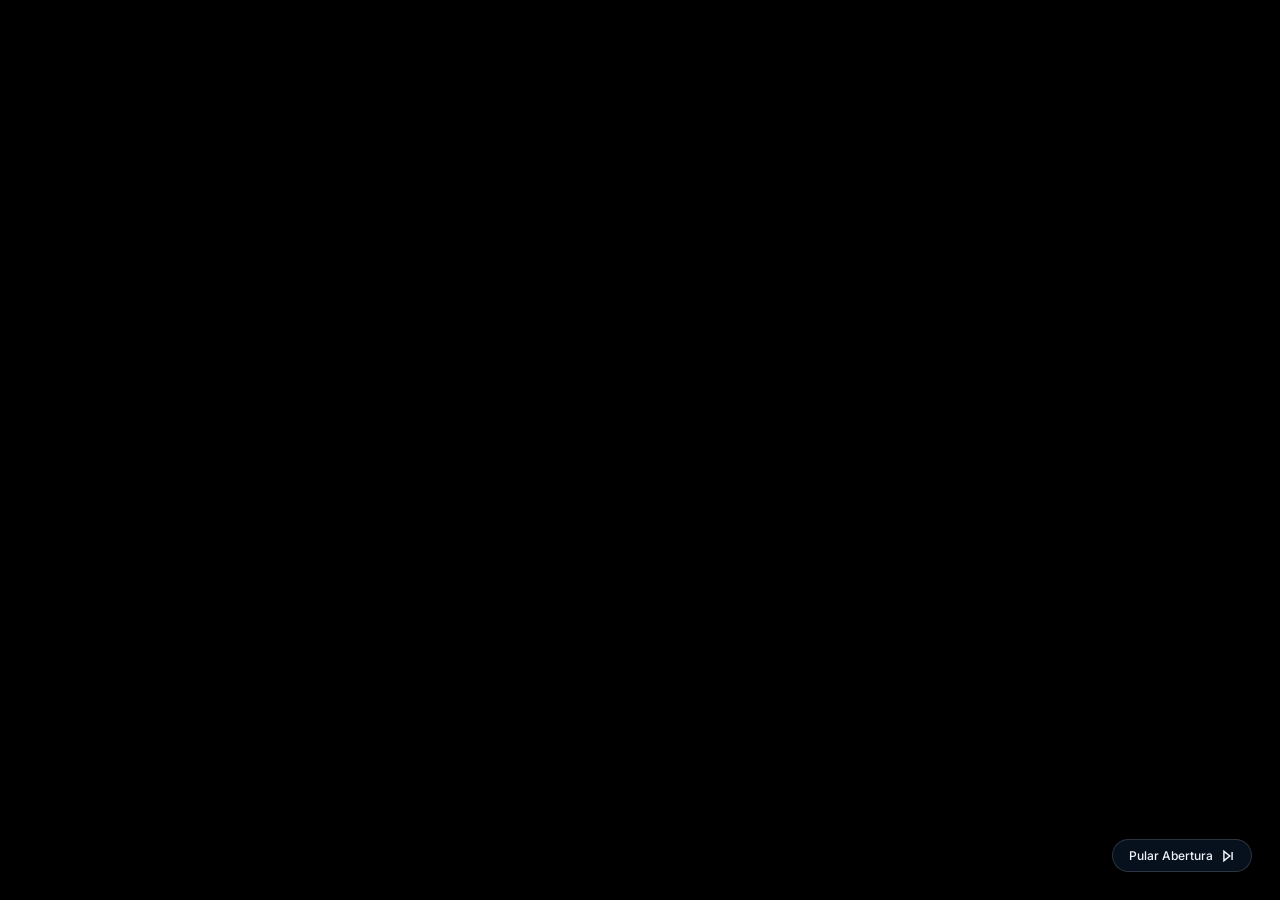
<file: index.html>
<!DOCTYPE html>
<html lang="pt-BR">
<head>
  <meta charset="UTF-8">
  <meta name="viewport" content="width=device-width, initial-scale=1.0">
  <title>Portal de Resultados e Indicadores · SUBINOVA</title>
  <link rel="icon" href="data:image/svg+xml,<svg xmlns='http://www.w3.org/2000/svg' viewBox='0 0 24 24' fill='%230284c7'><path d='M3 13h8V3H3v10zm0 8h8v-6H3v6zm10 0h8V11h-8v10zm0-18v6h8V3h-8z'/></svg>">
  <link rel="stylesheet" href="styles.css">
  <link rel="preconnect" href="https://fonts.googleapis.com">
  <link rel="preconnect" href="https://fonts.gstatic.com" crossorigin>
  <link href="https://fonts.googleapis.com/css2?family=Inter:wght@400;500;600;700;800&display=swap" rel="stylesheet">
</head>
<body>

  <!-- ==================== CAMADA DE FUNDO: POWER BI ==================== -->
  <!-- Carrega no fundo desde o primeiro segundo -->
  <div id="pbi-layer" class="pbi-layer">
    <div id="pbi-loading" class="pbi-loading">
      <div class="pbi-spinner"></div>
      <p>Carregando Painel Power BI...</p>
    </div>
    <iframe 
      id="pbi-iframe"
      title="Painel de Resultados Power BI"
      src="about:blank"
      frameborder="0" 
      allowFullScreen="true"
    ></iframe>
    <!-- Watermark Dinâmica Anti-Vazamento (Anti-Print / Anti-Foto) -->
    <div id="pbi-watermark" class="pbi-watermark"></div>
    <!-- Botão de Apresentação em Tela Cheia -->
    <button id="btn-fullscreen-toggle" class="btn-fullscreen-toggle" title="Alternar Tela Cheia / Modo Apresentação">
      <svg width="15" height="15" viewBox="0 0 24 24" fill="none" stroke="currentColor" stroke-width="2">
        <path d="M8 3H5a2 2 0 0 0-2 2v3m18 0V5a2 2 0 0 0-2-2h-3m0 18h3a2 2 0 0 0 2-2v-3M3 16v3a2 2 0 0 0 2 2h3"/>
      </svg>
      <span>Tela Cheia</span>
    </button>
  </div>

  <!-- ==================== CAMADA EM TELA TODA: VÍDEO DE LOAD (4 SEGUNDOS) ==================== -->
  <video 
    id="bg-video" 
    class="fullscreen-video"
    autoplay 
    muted 
    playsinline 
    preload="auto"
  >
    <source src="videoResultados.mp4" type="video/mp4">
  </video>

  <!-- Botão Pular Abertura -->
  <button id="btn-skip-video" class="btn-skip-video" title="Pular vídeo e acessar diretamente com senha">
    <span>Pular Abertura</span>
    <svg width="14" height="14" viewBox="0 0 24 24" fill="none" stroke="currentColor" stroke-width="2.5">
      <polygon points="5 4 15 12 5 20 5 4"/>
      <line x1="19" y1="5" x2="19" y2="19"/>
    </svg>
  </button>

  <!-- ==================== MODAL DE AUTENTICAÇÃO (SURGE APÓS OS ~4S DO LOAD) ==================== -->
  <div id="auth-modal" class="auth-backdrop hidden">
    <div class="auth-card">
      <div class="auth-badge">
        <svg width="14" height="14" viewBox="0 0 24 24" fill="none" stroke="currentColor" stroke-width="2.5">
          <rect x="3" y="11" width="18" height="11" rx="2" ry="2"/>
          <path d="M7 11V7a5 5 0 0 1 10 0v4"/>
        </svg>
        <span>ACESSO AO PAINEL INTERATIVO</span>
      </div>

      <!-- Banner de Comunicados (ativado pelo Administrador) -->
      <div id="auth-banner" class="auth-banner hidden">
        <svg width="16" height="16" viewBox="0 0 24 24" fill="none" stroke="currentColor" stroke-width="2">
          <path d="M18 8A6 6 0 0 0 6 8c0 7-3 9-3 9h18s-3-2-3-9"/>
          <path d="M13.73 21a2 2 0 0 1-3.46 0"/>
        </svg>
        <span id="auth-banner-text"></span>
      </div>

      <div id="maintenance-notice" class="maintenance-notice hidden" role="status">
        <h1>Painel em manutenção</h1>
        <p id="maintenance-message">Painel temporariamente indisponível para atualização.</p>
      </div>

      <div class="auth-header">
        <h1>Autenticação de Segurança</h1>
        <p>Digite a senha para acessar o painel de resultados:</p>
      </div>

      <form id="auth-form" autocomplete="off" onsubmit="return false;">
        <div class="input-group">
          <label for="password-input">Chave de Acesso</label>
          <div class="input-wrapper">
            <svg class="input-icon" width="16" height="16" viewBox="0 0 24 24" fill="none" stroke="currentColor" stroke-width="2">
              <rect x="3" y="11" width="18" height="11" rx="2" ry="2"/>
              <path d="M7 11V7a5 5 0 0 1 10 0v4"/>
            </svg>
            <input 
              type="password" 
              id="password-input" 
              placeholder="Digite a senha..." 
              required
              autofocus
            >
            <button type="button" id="btn-toggle-eye" class="icon-eye" title="Mostrar/Ocultar Senha">
              <svg width="16" height="16" viewBox="0 0 24 24" fill="none" stroke="currentColor" stroke-width="2">
                <path d="M1 12s4-8 11-8 11 8 11 8-4 8-11 8-11-8-11-8z"/>
                <circle cx="12" cy="12" r="3"/>
              </svg>
            </button>
          </div>
          <div id="auth-error" class="error-msg">
            <svg width="14" height="14" viewBox="0 0 24 24" fill="none" stroke="currentColor" stroke-width="2.2">
              <circle cx="12" cy="12" r="10"/>
              <line x1="12" y1="8" x2="12" y2="12"/>
              <line x1="12" y1="16" x2="12.01" y2="16"/>
            </svg>
            <span id="auth-error-text">Senha incorreta. Tente novamente.</span>
          </div>
          <button type="submit" id="btn-auth-submit" class="btn-auth-submit">Acessar Painel</button>
        </div>

      </form>

      <div class="auth-footer">
        <span class="security-tag" title="Ao acessar, dados técnicos de conexão (IP e navegador) são registrados para segurança e auditoria (LGPD).">
          <svg width="12" height="12" viewBox="0 0 24 24" fill="none" stroke="#10b981" stroke-width="2.2">
            <path d="M12 22s8-4 8-10V5l-8-3-8 3v7c0 6 8 10 8 10z"/>
          </svg>
          Acesso criptografado e auditado (LGPD)
        </span>
        <a href="admin.html" class="admin-discrete-link" title="Painel Administrativo (Ctrl+Shift+A)">
          <svg width="13" height="13" viewBox="0 0 24 24" fill="none" stroke="currentColor" stroke-width="2">
            <circle cx="12" cy="12" r="3"/>
            <path d="M19.4 15a1.65 1.65 0 0 0 .33 1.82l.06.06a2 2 0 0 1 0 2.83 2 2 0 0 1-2.83 0l-.06-.06a1.65 1.65 0 0 0-1.82-.33 1.65 1.65 0 0 0-1 1.51V21a2 2 0 0 1-2 2 2 2 0 0 1-2-2v-.09A1.65 1.65 0 0 0 9 19.4a1.65 1.65 0 0 0-1.82.33l-.06.06a2 2 0 0 1-2.83 0 2 2 0 0 1 0-2.83l.06-.06a1.65 1.65 0 0 0 .33-1.82 1.65 1.65 0 0 0-1.51-1H3a2 2 0 0 1-2-2 2 2 0 0 1 2-2h.09A1.65 1.65 0 0 0 4.6 9a1.65 1.65 0 0 0-.33-1.82l-.06-.06a2 2 0 0 1 0-2.83 2 2 0 0 1 2.83 0l.06.06a1.65 1.65 0 0 0 1.82.33H9a1.65 1.65 0 0 0 1-1.51V3a2 2 0 0 1 2-2 2 2 0 0 1 2 2v.09a1.65 1.65 0 0 0 1 1.51 1.65 1.65 0 0 0 1.82-.33l.06-.06a2 2 0 0 1 2.83 0 2 2 0 0 1 0 2.83l-.06.06a1.65 1.65 0 0 0-.33 1.82V9a1.65 1.65 0 0 0 1.51 1H21a2 2 0 0 1 2 2 2 2 0 0 1-2 2h-.09a1.65 1.65 0 0 0-1.51 1z"/>
          </svg>
          ADM
        </a>
      </div>
    </div>
  </div>

  <!-- ==================== MODAL DE RENOVAÇÃO DE SESSÃO (5 MINUTOS) ==================== -->
  <div id="session-renew-modal" class="auth-backdrop hidden">
    <div class="auth-card session-renew-card">
      <div class="auth-badge warn">
        <svg width="14" height="14" viewBox="0 0 24 24" fill="none" stroke="currentColor" stroke-width="2.5">
          <circle cx="12" cy="12" r="10"/>
          <polyline points="12 6 12 12 16 14"/>
        </svg>
        <span>EXPIRAÇÃO DE SESSÃO</span>
      </div>

      <div class="auth-header">
        <h1>Sua Sessão Está Expirando</h1>
        <p>Por medidas de segurança, a visualização requer confirmação periódica.</p>
        <div class="session-countdown-box">
          Desconexão em: <b id="renew-countdown-timer">45s</b>
        </div>
      </div>

      <form id="renew-form" autocomplete="off" onsubmit="return false;">
        <div class="input-group">
          <label for="renew-password-input">Insira sua senha para permanecer conectado</label>
          <div class="input-wrapper">
            <svg class="input-icon" width="16" height="16" viewBox="0 0 24 24" fill="none" stroke="currentColor" stroke-width="2">
              <rect x="3" y="11" width="18" height="11" rx="2" ry="2"/>
              <path d="M7 11V7a5 5 0 0 1 10 0v4"/>
            </svg>
            <input 
              type="password" 
              id="renew-password-input" 
              placeholder="Digite sua senha..." 
              required
            >
          </div>
          <div id="renew-error" class="error-msg">
            <svg width="14" height="14" viewBox="0 0 24 24" fill="none" stroke="currentColor" stroke-width="2.2">
              <circle cx="12" cy="12" r="10"/>
              <line x1="12" y1="8" x2="12" y2="12"/>
              <line x1="12" y1="16" x2="12.01" y2="16"/>
            </svg>
            <span id="renew-error-text">Senha incorreta.</span>
          </div>
          <div class="renew-actions">
            <button type="submit" id="btn-renew-submit" class="btn-auth-submit">Permanecer Conectado</button>
            <button type="button" id="btn-renew-logout" class="btn-renew-exit">Sair Agora</button>
          </div>
        </div>
      </form>
    </div>
  </div>

  <!-- ==================== ALERTA DE SEGURANÇA (DEVTOOLS DETECTADO) ==================== -->
  <div id="security-alert-modal" class="security-alert-backdrop hidden">
    <div class="security-alert-card">
      <div class="security-alert-icon">
        <svg width="28" height="28" viewBox="0 0 24 24" fill="none" stroke="currentColor" stroke-width="2.2">
          <path d="M12 22s8-4 8-10V5l-8-3-8 3v7c0 6 8 10 8 10z"/>
          <line x1="12" y1="8" x2="12" y2="12"/>
          <line x1="12" y1="16" x2="12.01" y2="16"/>
        </svg>
      </div>
      <h2>Inspeção de Código Detectada</h2>
      <p>Por políticas de segurança e confidencialidade dos dados, a exibição do painel interativo foi imediatamente descarregada.</p>
      <button type="button" id="btn-security-reload" class="btn-security-reload">
        <svg width="15" height="15" viewBox="0 0 24 24" fill="none" stroke="currentColor" stroke-width="2">
          <polyline points="23 4 23 10 17 10"/>
          <polyline points="1 20 1 14 7 14"/>
          <path d="M3.51 9a9 9 0 0 1 14.85-3.36L23 10M1 14l4.64 4.36A9 9 0 0 0 20.49 15"/>
        </svg>
        <span>Recarregar Portal</span>
      </button>
    </div>
  </div>

  <script src="config.js?v=3.5.2"></script>
  <script src="app.js?v=3.5.2"></script>
</body>
</html>
</file>
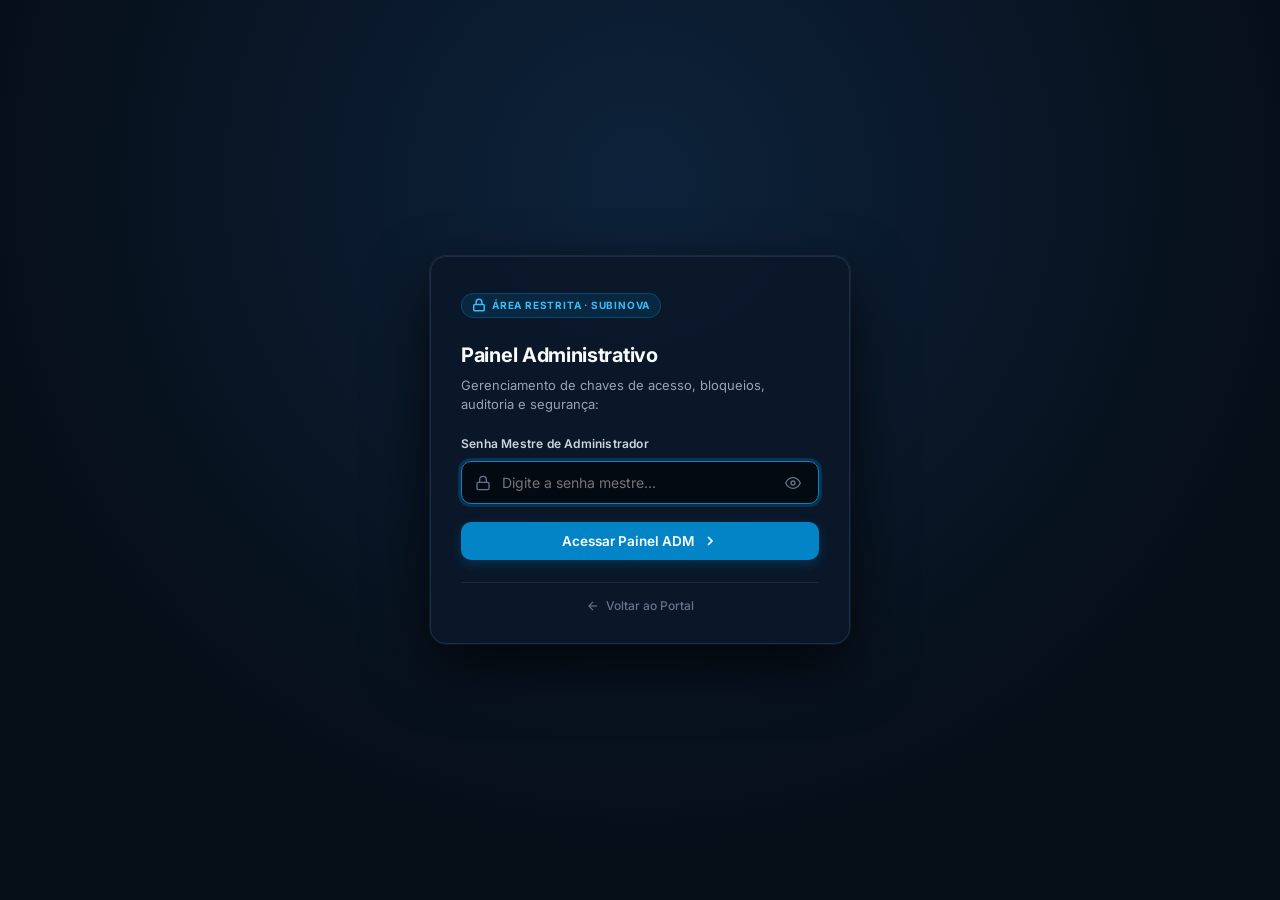
<file: admin.html>
<!DOCTYPE html>
<html lang="pt-BR">
<head>
  <meta charset="UTF-8">
  <meta name="viewport" content="width=device-width, initial-scale=1.0">
  <title>Administração de Chaves & Auditoria · SUBINOVA</title>
  <link rel="icon" href="data:image/svg+xml,<svg xmlns='http://www.w3.org/2000/svg' viewBox='0 0 24 24' fill='%230284c7'><path d='M12 1L3 5v6c0 5.55 3.84 10.74 9 12 5.16-1.26 9-6.45 9-12V5l-9-4zm0 6c1.4 0 2.5 1.1 2.5 2.5 0 .7-.3 1.3-.8 1.8l1.3 4.2h-6l1.3-4.2c-.5-.5-.8-1.1-.8-1.8 0-1.4 1.1-2.5 2.5-2.5z'/></svg>">
  <link rel="stylesheet" href="admin.css?v=2.2.0">
  <link rel="preconnect" href="https://fonts.googleapis.com">
  <link rel="preconnect" href="https://fonts.gstatic.com" crossorigin>
  <link href="https://fonts.googleapis.com/css2?family=Inter:wght@400;500;600;700;800&display=swap" rel="stylesheet">
</head>
<body>

  <!-- ==================== TELA 1: LOGIN DO ADMINISTRADOR ==================== -->
  <div id="admin-login-screen" class="login-wrapper">
    <div class="login-card">
      <div class="login-badge">
        <svg width="14" height="14" viewBox="0 0 24 24" fill="none" stroke="currentColor" stroke-width="2.5">
          <rect x="3" y="11" width="18" height="11" rx="2" ry="2"/>
          <path d="M7 11V7a5 5 0 0 1 10 0v4"/>
        </svg>
        <span>ÁREA RESTRITA · SUBINOVA</span>
      </div>

      <div class="login-header">
        <h1>Painel Administrativo</h1>
        <p>Gerenciamento de chaves de acesso, bloqueios, auditoria e segurança:</p>
      </div>

      <form id="admin-login-form" autocomplete="off" onsubmit="return false;">
        <div class="input-group">
          <label for="admin-pass">Senha Mestre de Administrador</label>
          <div class="input-wrapper">
            <svg class="input-icon" width="16" height="16" viewBox="0 0 24 24" fill="none" stroke="currentColor" stroke-width="2">
              <rect x="3" y="11" width="18" height="11" rx="2" ry="2"/>
              <path d="M7 11V7a5 5 0 0 1 10 0v4"/>
            </svg>
            <input 
              type="password" 
              id="admin-pass" 
              placeholder="Digite a senha mestre..." 
              required
              autofocus
            >
            <button type="button" id="admin-toggle-eye" class="icon-eye" title="Mostrar/Ocultar Senha">
              <svg width="16" height="16" viewBox="0 0 24 24" fill="none" stroke="currentColor" stroke-width="2">
                <path d="M1 12s4-8 11-8 11 8 11 8-4 8-11 8-11-8-11-8z"/>
                <circle cx="12" cy="12" r="3"/>
              </svg>
            </button>
          </div>
          <div id="admin-login-error" class="error-msg">
            <svg width="14" height="14" viewBox="0 0 24 24" fill="none" stroke="currentColor" stroke-width="2.2">
              <circle cx="12" cy="12" r="10"/>
              <line x1="12" y1="8" x2="12" y2="12"/>
              <line x1="12" y1="16" x2="12.01" y2="16"/>
            </svg>
            <span>Senha de administrador incorreta.</span>
          </div>
        </div>

        <button type="submit" id="btn-admin-enter" class="btn-primary">
          <span>Acessar Painel ADM</span>
          <svg width="16" height="16" viewBox="0 0 24 24" fill="none" stroke="currentColor" stroke-width="2.5">
            <polyline points="9 18 15 12 9 6"/>
          </svg>
        </button>
      </form>

      <div class="login-footer">
        <a href="index.html" class="link-back">
          <svg width="14" height="14" viewBox="0 0 24 24" fill="none" stroke="currentColor" stroke-width="2">
            <line x1="19" y1="12" x2="5" y2="12"/>
            <polyline points="12 19 5 12 12 5"/>
          </svg>
          <span>Voltar ao Portal</span>
        </a>
      </div>
    </div>
  </div>


  <!-- ==================== TELA 2: DASHBOARD ADMINISTRATIVO ==================== -->
  <div id="admin-dashboard-screen" class="dashboard-wrapper hidden">
    <!-- Topo / Header -->
    <header class="admin-header">
      <div class="admin-brand">
        <div class="brand-icon">
          <svg width="20" height="20" viewBox="0 0 24 24" fill="none" stroke="#38bdf8" stroke-width="2.2">
            <path d="M12 2L2 7l10 5 10-5-10-5zM2 17l10 5 10-5M2 12l10 5 10-5"/>
          </svg>
        </div>
        <div>
          <h2>SUBINOVA · Painel de Controle</h2>
          <span class="sub-brand">Gestão de Chaves, Auditoria de Acessos & Segurança</span>
        </div>
      </div>

      <div class="admin-nav-actions">
        <div id="sync-status-badge" class="sync-badge" title="Status da sincronização em nuvem">
          <span class="sync-dot"></span>
          <span id="sync-status-text">Modo Local</span>
        </div>

        <a href="index.html" target="_blank" class="btn-ghost">
          <svg width="14" height="14" viewBox="0 0 24 24" fill="none" stroke="currentColor" stroke-width="2">
            <path d="M18 13v6a2 2 0 0 1-2 2H5a2 2 0 0 1-2-2V8a2 2 0 0 1 2-2h6"/>
            <polyline points="15 3 21 3 21 9"/>
            <line x1="10" y1="14" x2="21" y2="3"/>
          </svg>
          <span>Abrir Portal</span>
        </a>

        <button id="btn-admin-logout" class="btn-danger-ghost">
          <svg width="14" height="14" viewBox="0 0 24 24" fill="none" stroke="currentColor" stroke-width="2">
            <path d="M9 21H5a2 2 0 0 1-2-2V5a2 2 0 0 1 2-2h4"/>
            <polyline points="16 17 21 12 16 7"/>
            <line x1="21" y1="12" x2="9" y2="12"/>
          </svg>
          <span>Sair</span>
        </button>
      </div>
    </header>

    <!-- Conteúdo Principal -->
    <main class="admin-main">
      <!-- Navegação por Abas -->
      <nav class="admin-tabs-nav">
        <button type="button" class="tab-btn active" data-tab="tab-keys">
          <svg width="15" height="15" viewBox="0 0 24 24" fill="none" stroke="currentColor" stroke-width="2">
            <path d="M21 2l-2 2m-1.5 1.5L16 7l-2-2-4 4 2 2-7 7H2v-3l7-7-2-2 4-4 1.5 1.5L19 4l2-2z"/>
          </svg>
          <span>Chaves de Acesso</span>
        </button>
        <button type="button" class="tab-btn" data-tab="tab-logs">
          <svg width="15" height="15" viewBox="0 0 24 24" fill="none" stroke="currentColor" stroke-width="2">
            <path d="M12 20h9"/>
            <path d="M16.5 3.5a2.121 2.121 0 0 1 3 3L7 19l-4 1 1-4L16.5 3.5z"/>
          </svg>
          <span>Logs de Acesso & IP</span>
          <span id="tab-logs-badge" class="tab-badge">0</span>
        </button>
        <button type="button" class="tab-btn" data-tab="tab-analytics">
          <svg width="15" height="15" viewBox="0 0 24 24" fill="none" stroke="currentColor" stroke-width="2">
            <line x1="18" y1="20" x2="18" y2="10"/>
            <line x1="12" y1="20" x2="12" y2="4"/>
            <line x1="6" y1="20" x2="6" y2="14"/>
          </svg>
          <span>Estatísticas & Cidades</span>
        </button>
        <button type="button" class="tab-btn" data-tab="tab-banner">
          <svg width="15" height="15" viewBox="0 0 24 24" fill="none" stroke="currentColor" stroke-width="2">
            <path d="M18 8A6 6 0 0 0 6 8c0 7-3 9-3 9h18s-3-2-3-9"/>
            <path d="M13.73 21a2 2 0 0 1-3.46 0"/>
          </svg>
          <span>Avisos / Comunicados</span>
        </button>
        <button type="button" class="tab-btn" data-tab="tab-whatsapp">
          <svg width="15" height="15" viewBox="0 0 24 24" fill="none" stroke="currentColor" stroke-width="2">
            <path d="M18 8A6 6 0 0 0 6 8c0 7-3 9-3 9h18s-3-2-3-9"/>
            <path d="M13.73 21a2 2 0 0 1-3.46 0"/>
          </svg>
          <span>Alertas no Celular</span>
        </button>
      </nav>

      <!-- ==================== ABA 1: CHAVES DE ACESSO ==================== -->
      <div id="tab-keys" class="tab-pane active">
        <!-- Barra de Estatísticas / KPIs -->
        <section class="kpi-grid">
          <div class="kpi-card">
            <span class="kpi-label">Total de Chaves</span>
            <b id="kpi-total-keys" class="kpi-value">0</b>
            <span class="kpi-sub">cadastradas no sistema</span>
          </div>

          <div class="kpi-card success">
            <span class="kpi-label">Chaves Ativas</span>
            <b id="kpi-active-keys" class="kpi-value">0</b>
            <span class="kpi-sub">com acesso liberado</span>
          </div>

          <div class="kpi-card danger">
            <span class="kpi-label">Chaves Bloqueadas</span>
            <b id="kpi-blocked-keys" class="kpi-value">0</b>
            <span class="kpi-sub">acesso revogado</span>
          </div>

          <div class="kpi-card alert">
            <div class="maintenance-header">
              <span class="kpi-label">Modo Manutenção Geral</span>
              <label class="switch">
                <input type="checkbox" id="chk-maintenance">
                <span class="slider"></span>
              </label>
            </div>
            <b id="kpi-maintenance-status" class="kpi-value-sm">Desativado</b>
            <span class="kpi-sub">bloqueia o site para todos os visitantes</span>
          </div>
        </section>

        <!-- Barra de Ações & Tabela -->
        <section class="table-section">
          <div class="table-toolbar">
            <div class="toolbar-left">
              <h3>Chaves de Acesso Cadastradas</h3>
              <p>Gerencie senhas, libere acessos, defina limites de uso ou prazos de expiração:</p>
            </div>

            <div class="toolbar-right">
              <button id="btn-open-new-key" class="btn-primary">
                <svg width="15" height="15" viewBox="0 0 24 24" fill="none" stroke="currentColor" stroke-width="2.5">
                  <line x1="12" y1="5" x2="12" y2="19"/>
                  <line x1="5" y1="12" x2="19" y2="12"/>
                </svg>
                <span>Criar Nova Chave</span>
              </button>

              <button id="btn-open-cloud-config" class="btn-secondary" title="Conectar ao Supabase para sincronização global">
                <svg width="15" height="15" viewBox="0 0 24 24" fill="none" stroke="currentColor" stroke-width="2">
                  <path d="M18 10h-1.26A8 8 0 1 0 9 20h9a5 5 0 0 0 0-10z"/>
                </svg>
                <span>Conexão em Nuvem</span>
              </button>

              <button id="btn-backup-db" class="btn-secondary" title="Baixar backup completo do banco de dados Supabase (Chaves, Logs e Configurações)">
                <svg width="15" height="15" viewBox="0 0 24 24" fill="none" stroke="currentColor" stroke-width="2">
                  <path d="M21 15v4a2 2 0 0 1-2 2H5a2 2 0 0 1-2-2v-4"/>
                  <polyline points="7 10 12 15 17 10"/>
                  <line x1="12" y1="15" x2="12" y2="3"/>
                </svg>
                <span>Backup BD</span>
              </button>

              <button id="btn-open-change-admin-pass" class="btn-secondary" title="Alterar senha mestre de administrador">
                <svg width="15" height="15" viewBox="0 0 24 24" fill="none" stroke="currentColor" stroke-width="2">
                  <circle cx="12" cy="12" r="3"/>
                  <path d="M19.4 15a1.65 1.65 0 0 0 .33 1.82l.06.06a2 2 0 0 1 0 2.83 2 2 0 0 1-2.83 0l-.06-.06a1.65 1.65 0 0 0-1.82-.33 1.65 1.65 0 0 0-1 1.51V21a2 2 0 0 1-2 2 2 2 0 0 1-2-2v-.09A1.65 1.65 0 0 0 9 19.4a1.65 1.65 0 0 0-1.82.33l-.06.06a2 2 0 0 1-2.83 0 2 2 0 0 1 0-2.83l.06-.06a1.65 1.65 0 0 0 .33-1.82 1.65 1.65 0 0 0-1.51-1H3a2 2 0 0 1-2-2 2 2 0 0 1 2-2h.09A1.65 1.65 0 0 0 4.6 9a1.65 1.65 0 0 0-.33-1.82l-.06-.06a2 2 0 0 1 0-2.83 2 2 0 0 1 2.83 0l.06.06a1.65 1.65 0 0 0 1.82.33H9a1.65 1.65 0 0 0 1-1.51V3a2 2 0 0 1 2-2 2 2 0 0 1 2 2v.09a1.65 1.65 0 0 0 1 1.51 1.65 1.65 0 0 0 1.82-.33l.06-.06a2 2 0 0 1 2.83 0 2 2 0 0 1 0 2.83l-.06.06a1.65 1.65 0 0 0-.33 1.82V9a1.65 1.65 0 0 0 1.51 1H21a2 2 0 0 1 2 2 2 2 0 0 1-2 2h-.09a1.65 1.65 0 0 0-1.51 1z"/>
                </svg>
                <span>Senha ADM</span>
              </button>
            </div>
          </div>

          <!-- Tabela de Chaves -->
          <div class="table-container">
            <table class="keys-table">
              <thead>
                <tr>
                  <th>SENHA / CHAVE</th>
                  <th>IDENTIFICADOR / GRUPO</th>
                  <th>CRIADA EM</th>
                  <th>VALIDADE / LIMITE</th>
                  <th>ÚLTIMO ACESSO</th>
                  <th>TOTAL USOS</th>
                  <th>STATUS</th>
                  <th style="text-align: right;">AÇÕES</th>
                </tr>
              </thead>
              <tbody id="keys-table-body">
                <!-- Linhas geradas via JavaScript -->
              </tbody>
            </table>
          </div>
        </section>
      </div>

      <!-- ==================== ABA 2: LOGS DE ACESSO & IP ==================== -->
      <div id="tab-logs" class="tab-pane hidden">
        <section class="table-section">
          <div class="table-toolbar">
            <div class="toolbar-left">
              <h3>Auditoria de Acessos em Tempo Real</h3>
              <p>Histórico completo de IPs, cidades, provedores, dispositivos e tentativas de login:</p>
            </div>

            <div class="toolbar-right">
              <div class="search-box">
                <svg width="14" height="14" viewBox="0 0 24 24" fill="none" stroke="currentColor" stroke-width="2">
                  <circle cx="11" cy="11" r="8"/>
                  <line x1="21" y1="21" x2="16.65" y2="16.65"/>
                </svg>
                <input type="text" id="log-search-input" placeholder="Buscar IP, cidade, chave...">
              </div>

              <select id="log-filter-status" class="filter-select">
                <option value="all">Todos os Status</option>
                <option value="success">Apenas Sucessos</option>
                <option value="failed">Apenas Falhas / Bloqueios</option>
              </select>

              <button id="btn-export-csv" class="btn-secondary" title="Exportar histórico completo para Excel (CSV)">
                <svg width="15" height="15" viewBox="0 0 24 24" fill="none" stroke="currentColor" stroke-width="2">
                  <path d="M21 15v4a2 2 0 0 1-2 2H5a2 2 0 0 1-2-2v-4"/>
                  <polyline points="7 10 12 15 17 10"/>
                  <line x1="12" y1="15" x2="12" y2="3"/>
                </svg>
                <span>Exportar CSV</span>
              </button>

              <button id="btn-refresh-logs" class="btn-primary" title="Atualizar lista de logs">
                <svg width="15" height="15" viewBox="0 0 24 24" fill="none" stroke="currentColor" stroke-width="2">
                  <polyline points="23 4 23 10 17 10"/>
                  <path d="M20.49 15a9 9 0 1 1-2.12-9.36L23 10"/>
                </svg>
                <span>Atualizar</span>
              </button>
            </div>
          </div>

          <!-- Tabela de Logs -->
          <div class="table-container">
            <table class="keys-table logs-table">
              <thead>
                <tr>
                  <th>DATA & HORA</th>
                  <th>CHAVE DIGITADA</th>
                  <th>STATUS</th>
                  <th>ENDEREÇO IP</th>
                  <th>LOCALIZAÇÃO (CIDADE/UF)</th>
                  <th>PROVEDOR / ISP</th>
                  <th>DISPOSITIVO / BROWSER</th>
                  <th>DETALHES</th>
                </tr>
              </thead>
              <tbody id="logs-table-body">
                <!-- Linhas geradas via JavaScript -->
              </tbody>
            </table>
          </div>
        </section>
      </div>

      <!-- ==================== ABA 3: ESTATÍSTICAS & CIDADES ==================== -->
      <div id="tab-analytics" class="tab-pane hidden">
        <!-- KPIs de Analytics -->
        <section class="analytics-kpi-grid">
          <div class="kpi-card">
            <span class="kpi-label">Total de Acessos Auditados</span>
            <b id="analytics-total-count" class="kpi-value">0</b>
            <span class="kpi-sub">registros capturados</span>
          </div>
          <div class="kpi-card success">
            <span class="kpi-label">Taxa de Sucesso</span>
            <b id="analytics-success-rate" class="kpi-value">100%</b>
            <span class="kpi-sub">logins bem-sucedidos</span>
          </div>
          <div class="kpi-card">
            <span class="kpi-label">Cidades Únicas</span>
            <b id="analytics-cities-count" class="kpi-value">0</b>
            <span class="kpi-sub">origens geográficas</span>
          </div>
          <div class="kpi-card alert">
            <span class="kpi-label">Tentativas Incorretas</span>
            <b id="analytics-failed-count" class="kpi-value">0</b>
            <span class="kpi-sub">senhas erradas ou bloqueadas</span>
          </div>
        </section>

        <!-- Grade de Gráficos -->
        <section class="analytics-charts-grid">
          <div class="chart-card">
            <div class="chart-header">
              <h4>📅 Acessos Diários (Últimos 7 dias)</h4>
              <span class="chart-sub">Volume de entradas no portal por dia</span>
            </div>
            <div id="chart-daily-bars" class="daily-bars-container">
              <!-- Barras geradas dinamicamente -->
            </div>
          </div>

          <div class="chart-card">
            <div class="chart-header">
              <h4>📍 Top Cidades com Mais Acessos</h4>
              <span class="chart-sub">Origem geográfica dos visitantes</span>
            </div>
            <div id="chart-top-cities" class="top-ranking-list">
              <!-- Itens de ranking gerados via JS -->
            </div>
          </div>

          <div class="chart-card">
            <div class="chart-header">
              <h4>💻 Plataformas & Dispositivos</h4>
              <span class="chart-sub">Sistemas operacionais e navegadores</span>
            </div>
            <div id="chart-devices-list" class="top-ranking-list">
              <!-- Itens de dispositivos -->
            </div>
          </div>

          <div class="chart-card">
            <div class="chart-header">
              <h4>🔑 Distribuição por Chave</h4>
              <span class="chart-sub">Senhas mais acionadas pelos usuários</span>
            </div>
            <div id="chart-top-keys" class="top-ranking-list">
              <!-- Itens de ranking -->
            </div>
          </div>
        </section>
      </div>

      <!-- ==================== ABA 4: AVISOS / COMUNICADOS ==================== -->
      <div id="tab-banner" class="tab-pane hidden">
        <section class="banner-settings-card">
          <div class="card-header-with-badge">
            <div>
              <h3>📢 Banner de Comunicados no Topo do Portal</h3>
              <p>Exiba mensagens de aviso, comunicados de atualização ou alertas no topo do portal para todos os visitantes:</p>
            </div>
            <div class="banner-switch-wrap">
              <span>Exibir banner no site:</span>
              <label class="switch">
                <input type="checkbox" id="chk-banner-active">
                <span class="slider"></span>
              </label>
            </div>
          </div>

          <form id="form-banner" autocomplete="off" onsubmit="return false;">
            <div class="form-group">
              <label for="banner-message-input">Mensagem do Comunicado</label>
              <textarea 
                id="banner-message-input" 
                rows="3" 
                placeholder="Ex: Atenção: Os dados referentes a Outubro já foram totalmente atualizados. Bom trabalho!"
              ></textarea>
              <small class="field-hint">Aparecerá com um ícone de megafone no topo da tela inicial.</small>
            </div>

            <div class="form-group">
              <label>Pré-visualização do Banner no Portal:</label>
              <div id="banner-live-preview" class="banner-preview-box">
                <svg width="18" height="18" viewBox="0 0 24 24" fill="none" stroke="currentColor" stroke-width="2">
                  <path d="M18 8A6 6 0 0 0 6 8c0 7-3 9-3 9h18s-3-2-3-9"/>
                  <path d="M13.73 21a2 2 0 0 1-3.46 0"/>
                </svg>
                <span id="banner-preview-text">Nenhum comunicado ativo no momento.</span>
              </div>
            </div>

            <div class="form-actions-right">
              <button type="submit" id="btn-save-banner" class="btn-primary">
                <svg width="15" height="15" viewBox="0 0 24 24" fill="none" stroke="currentColor" stroke-width="2">
                  <path d="M19 21H5a2 2 0 0 1-2-2V5a2 2 0 0 1 2-2h11l5 5v11a2 2 0 0 1-2 2z"/>
                  <polyline points="17 21 17 13 7 13 7 21"/>
                  <polyline points="7 3 7 8 15 8"/>
                </svg>
                <span>Salvar Comunicado</span>
              </button>
            </div>
          </form>
        </section>
      </div>

      <!-- ==================== ABA 5: ALERTAS NO CELULAR ==================== -->
      <div id="tab-whatsapp" class="tab-pane hidden">
        <section class="banner-config-section">
          <div class="banner-header">
            <div>
              <h3>Alertas Instantâneos no seu Celular</h3>
              <p>Receba uma notificação no seu celular no mesmo segundo em que alguém entrar no portal ou tiver acesso bloqueado.</p>
            </div>
            <span class="status-pill active" style="font-size:12px; padding:6px 12px;">
              <span style="width:7px;height:7px;border-radius:50%;background:currentColor;"></span>
              Canal de Push Conectado
            </span>
          </div>

          <!-- Card de Status do ntfy (Ativo) -->
          <div class="whatsapp-guide-card" style="background:rgba(56,189,248,0.08); border-color:rgba(56,189,248,0.3);">
            <div class="guide-step">
              <span class="step-num" style="background:#0284c7;">🔔</span>
              <div class="step-content">
                <b>Canal de Notificações Push Ativo (ntfy):</b>
                <p>Seu celular está inscrito no canal privado criptografado (<code style="background:#0b1d33; padding:2px 8px; border-radius:4px; color:#38bdf8;">•••••••••••••••••••</code>). Qualquer login no portal disparará alertas com som e vibração diretamente na sua tela.</p>
                <div style="display:flex; gap:10px; margin-top:10px; align-items:center;">
                  <button type="button" id="btn-test-ntfy" class="btn-primary" style="padding:7px 16px; font-size:12.5px;">
                    🧪 Testar Alerta no Celular Agora
                  </button>
                </div>
              </div>
            </div>
          </div>

          <!-- Configuração Opcional de WhatsApp (CallMeBot) -->
          <div style="margin-top:28px; border-top:1px solid var(--border); padding-top:20px;">
            <div style="display:flex; justify-content:space-between; align-items:center; margin-bottom:14px;">
              <div>
                <b style="color:#ffffff; font-size:14px;">WhatsApp (Canal Secundário Opcional)</b>
                <p style="color:#64748b; font-size:12px;">Você pode manter o WhatsApp configurado para receber também por lá caso deseje.</p>
              </div>
              <label class="toggle-switch-card">
                <input type="checkbox" id="chk-whatsapp-active">
                <span class="toggle-slider"></span>
                <span class="toggle-label-text">Ativar WhatsApp</span>
              </label>
            </div>

            <form id="form-whatsapp" autocomplete="off" onsubmit="return false;" class="banner-form">
              <div class="form-row-2">
                <div class="form-group">
                  <label for="wpp-phone-input">Seu Número com DDI e DDD</label>
                  <input type="text" id="wpp-phone-input" placeholder="Ex: 5531971840502" value="5531971840502">
                  <small class="field-hint">DDI do Brasil (55) + DDD (31) + 9 dígitos.</small>
                </div>

                <div class="form-group">
                  <label for="wpp-apikey-input">Chave API CallMeBot (Opcional)</label>
                  <input type="text" id="wpp-apikey-input" placeholder="Ex: 849201">
                  <small class="field-hint">Código numérico fornecido pelo CallMeBot.</small>
                </div>
              </div>

              <div class="banner-actions" style="margin-top:16px; display:flex; gap:12px; align-items:center;">
                <button type="submit" id="btn-save-whatsapp" class="btn-primary">
                  <span>Salvar Configurações</span>
                </button>
              </div>
            </form>
          </div>
        </section>
      </div>
    </main>
  </div>


  <!-- ==================== MODAL: CRIAR / EDITAR CHAVE ==================== -->
  <div id="modal-key" class="modal-backdrop hidden">
    <div class="modal-card">
      <div class="modal-header">
        <h3 id="modal-key-title">Criar Nova Chave de Acesso</h3>
        <button type="button" class="btn-close-modal" data-close="modal-key">✕</button>
      </div>

      <form id="form-key" autocomplete="off" onsubmit="return false;">
        <input type="hidden" id="key-edit-id" value="">

        <div class="form-group">
          <label for="key-input-val">Senha / Chave de Acesso</label>
          <div class="input-with-button">
            <input type="text" id="key-input-val" placeholder="Ex: @sede2026, @diretoria" required>
            <button type="button" id="btn-generate-key" class="btn-sm-secondary" title="Gerar chave aleatória forte">
              🎲 Gerar
            </button>
          </div>
          <small class="field-hint">O visitante digitará exatamente essa chave para entrar.</small>
        </div>

        <div class="form-group">
          <label for="key-input-label">Identificador / Destinatário</label>
          <input type="text" id="key-input-label" placeholder="Ex: Equipe Interna, Diretoria DPD, Reunião FAPEMIG" required>
          <small class="field-hint">Um nome para você saber para quem entregou essa senha.</small>
        </div>

        <div class="form-row-2">
          <div class="form-group">
            <label for="key-input-expire">Validade / Expiração (Opcional)</label>
            <input type="datetime-local" id="key-input-expire">
            <small class="field-hint">Deixe vazio para acesso vitalício.</small>
          </div>

          <div class="form-group">
            <label for="key-input-max-uses">Limite de Usos (Opcional)</label>
            <input type="number" id="key-input-max-uses" min="1" placeholder="Ex: 50">
            <small class="field-hint">Deixe vazio para ilimitado.</small>
          </div>
        </div>

        <div class="form-group checkbox-group">
          <label class="checkbox-label">
            <input type="checkbox" id="key-input-active" checked>
            <span>Liberar chave como <b>Ativa</b> imediatamente</span>
          </label>
        </div>

        <div class="form-group checkbox-group">
          <label class="checkbox-label">
            <input type="checkbox" id="key-input-unlimited-session">
            <span>👑 <b>Sessão Ilimitada</b> (Não desconectar a cada 5 min · Ex: Chefia/Diretoria)</span>
          </label>
        </div>

        <div class="modal-actions">
          <button type="button" class="btn-ghost" data-close="modal-key">Cancelar</button>
          <button type="submit" id="btn-save-key" class="btn-primary">Salvar Chave</button>
        </div>
      </form>
    </div>
  </div>


  <!-- ==================== MODAL: CONEXÃO EM NUVEM (SUPABASE) ==================== -->
  <div id="modal-cloud" class="modal-backdrop hidden">
    <div class="modal-card wide">
      <div class="modal-header">
        <h3>Sincronização em Nuvem (Supabase)</h3>
        <button type="button" class="btn-close-modal" data-close="modal-cloud">✕</button>
      </div>

      <div class="modal-body">
        <div class="cloud-info-box">
          <svg width="24" height="24" viewBox="0 0 24 24" fill="none" stroke="#38bdf8" stroke-width="2">
            <circle cx="12" cy="12" r="10"/>
            <line x1="12" y1="16" x2="12" y2="12"/>
            <line x1="12" y1="8" x2="12.01" y2="8"/>
          </svg>
          <div>
            <b>Como funciona a Nuvem Gratuita:</b>
            <p>Conectando ao <b>Supabase</b> (PostgreSQL gratuito), qualquer chave criada, bloqueada ou log de acesso passa a sincronizar instantaneamente para <b>todos os usuários do mundo</b> no GitHub Pages.</p>
          </div>
        </div>

        <form id="form-cloud" autocomplete="off" onsubmit="return false;">
          <div class="form-group">
            <label for="cloud-url">Project URL (Supabase)</label>
            <input type="url" id="cloud-url" placeholder="https://xyzcompany.supabase.co">
            <small class="field-hint">Encontrado em <b>Project Settings → API</b> no Supabase.</small>
          </div>

          <div class="form-group">
            <label for="cloud-key">Project Anon API Key (Chave Pública)</label>
            <input type="text" id="cloud-key" placeholder="eyJhbGciOiJIUzI1NiIsInR5cCI6IkpXVCJ9...">
            <small class="field-hint">Chave <b>anon/public</b> do Supabase (segura para uso no navegador).</small>
          </div>

          <div id="cloud-test-feedback" class="feedback-msg hidden"></div>

          <div class="modal-actions">
            <button type="button" id="btn-disconnect-cloud" class="btn-danger-ghost">Usar Modo Local</button>
            <button type="button" id="btn-test-cloud" class="btn-secondary">Testar Conexão</button>
            <button type="submit" id="btn-save-cloud" class="btn-primary">Salvar e Conectar</button>
          </div>
        </form>
      </div>
    </div>
  </div>


  <!-- ==================== MODAL: ALTERAR SENHA ADM ==================== -->
  <div id="modal-admin-pass" class="modal-backdrop hidden">
    <div class="modal-card">
      <div class="modal-header">
        <h3>Alterar Senha do Administrador</h3>
        <button type="button" class="btn-close-modal" data-close="modal-admin-pass">✕</button>
      </div>

      <form id="form-admin-pass" autocomplete="off" onsubmit="return false;">
        <div class="form-group">
          <label for="new-admin-pass">Nova Senha Mestre</label>
          <input type="password" id="new-admin-pass" placeholder="Digite a nova senha..." required minlength="5">
        </div>

        <div class="form-group">
          <label for="confirm-admin-pass">Confirmar Nova Senha</label>
          <input type="password" id="confirm-admin-pass" placeholder="Confirme a nova senha..." required minlength="5">
        </div>

        <div id="admin-pass-error" class="error-msg">
          <span>As senhas não coincidem.</span>
        </div>

        <div class="modal-actions">
          <button type="button" class="btn-ghost" data-close="modal-admin-pass">Cancelar</button>
          <button type="submit" id="btn-save-admin-pass" class="btn-primary">Atualizar Senha ADM</button>
        </div>
      </form>
    </div>
  </div>

  <script src="config.js?v=3.5.3"></script>
  <script src="admin.js?v=3.5.3"></script>
</body>
</html>
</file>
<file: styles.css>
/* ==========================================================================
   RESET & VARIÁVEIS GLOBAIS
   ========================================================================== */
:root {
  --bg-dark: #060e18;
  --bg-card: rgba(10, 24, 42, 0.88);
  
  --border: #1a2e47;
  --border-focus: #0284c7;
  --border-glow: rgba(56, 189, 248, 0.3);

  --text-main: #f8fafc;
  --text-muted: #94a3b8;
  --text-dim: #64748b;

  --primary: #0284c7;
  --primary-hover: #0369a1;

  --emerald: #10b981;
  --danger: #ef4444;
  --danger-bg: rgba(239, 68, 68, 0.12);

  --radius-sm: 6px;
  --radius-md: 10px;
  --radius-lg: 16px;

  --font: 'Inter', -apple-system, BlinkMacSystemFont, 'Segoe UI', Roboto, sans-serif;
  --trans: all 0.2s cubic-bezier(0.4, 0, 0.2, 1);
}

*, *::before, *::after {
  box-sizing: border-box;
  margin: 0;
  padding: 0;
}

html, body {
  width: 100%;
  height: 100%;
  background-color: #000000;
  color: var(--text-main);
  font-family: var(--font);
  font-size: 14px;
  line-height: 1.5;
  overflow: hidden;
  -webkit-font-smoothing: antialiased;
}

.hidden {
  display: none !important;
}

button {
  font-family: inherit;
  border: none;
  background: none;
  cursor: pointer;
}

/* ==========================================================================
   CAMADA 1: POWER BI NO FUNDO (OCUPA 100% DA TELA)
   ========================================================================== */
.pbi-layer {
  position: fixed;
  inset: 0;
  width: 100vw;
  height: 100vh;
  z-index: 10;
  background: #000000;
}

.pbi-layer.active {
  z-index: 50;
}

.pbi-layer iframe {
  width: 100%;
  height: 100%;
  border: none;
  display: block;
}

/* Spinner de carregamento do Power BI */
.pbi-loading {
  position: absolute;
  inset: 0;
  display: flex;
  flex-direction: column;
  align-items: center;
  justify-content: center;
  gap: 14px;
  background: #060e18;
  color: var(--text-muted);
  font-size: 13px;
  z-index: 5;
  transition: opacity 0.4s ease;
}

.pbi-loading.hidden {
  opacity: 0;
  pointer-events: none;
}

.pbi-spinner {
  width: 32px;
  height: 32px;
  border: 3px solid rgba(56, 189, 248, 0.15);
  border-top-color: #38bdf8;
  border-radius: 50%;
  animation: spin 0.8s linear infinite;
}

@keyframes spin {
  to { transform: rotate(360deg); }
}

/* Botão Pular Abertura */
.btn-skip-video {
  position: fixed;
  bottom: 28px;
  right: 28px;
  z-index: 25;
  display: inline-flex;
  align-items: center;
  gap: 8px;
  padding: 8px 16px;
  background: rgba(10, 24, 42, 0.7);
  border: 1px solid rgba(255, 255, 255, 0.15);
  backdrop-filter: blur(8px);
  -webkit-backdrop-filter: blur(8px);
  border-radius: 20px;
  color: #f1f5f9;
  font-size: 12px;
  font-weight: 500;
  cursor: pointer;
  transition: all 0.2s ease;
  box-shadow: 0 4px 14px rgba(0, 0, 0, 0.4);
}

.btn-skip-video:hover {
  background: rgba(2, 132, 199, 0.85);
  border-color: #38bdf8;
  transform: translateY(-2px);
  box-shadow: 0 6px 20px rgba(2, 132, 199, 0.4);
}

.btn-skip-video.hidden {
  display: none !important;
}

/* ==========================================================================
   CAMADA 2: VÍDEO EM TELA TODA (100VW x 100VH)
   ========================================================================== */
.fullscreen-video {
  position: fixed;
  top: 0;
  left: 0;
  width: 100vw;
  height: 100vh;
  object-fit: cover;
  z-index: 20;
  background: #000000;
  transition: filter 0.6s ease, transform 0.6s ease, opacity 0.5s ease;
  pointer-events: none;
}

.fullscreen-video.dimmed {
  filter: brightness(0.35) blur(6px);
  transform: scale(1.02);
}

.fullscreen-video.fade-out {
  opacity: 0;
  pointer-events: none;
}

/* ==========================================================================
   CAMADA 3: MODAL DE AUTENTICAÇÃO (SEM BOTÕES EXTRAS)
   ========================================================================== */
.auth-backdrop {
  position: fixed;
  inset: 0;
  z-index: 100;
  background: rgba(4, 10, 18, 0.75);
  backdrop-filter: blur(14px);
  -webkit-backdrop-filter: blur(14px);
  display: flex;
  align-items: center;
  justify-content: center;
  padding: 20px;
  animation: fadeIn 0.4s ease-out;
}

.auth-card {
  position: relative;
  width: 100%;
  max-width: 420px;
  background: var(--bg-card);
  border: 1px solid var(--border);
  border-radius: var(--radius-lg);
  padding: 36px 30px 28px;
  box-shadow: 0 24px 60px rgba(0, 0, 0, 0.6), 0 0 0 1px rgba(255, 255, 255, 0.08);
  display: flex;
  flex-direction: column;
  gap: 22px;
}

.auth-badge {
  align-self: flex-start;
  display: inline-flex;
  align-items: center;
  gap: 6px;
  padding: 4px 10px;
  background: rgba(2, 132, 199, 0.15);
  border: 1px solid rgba(2, 132, 199, 0.35);
  border-radius: 20px;
  color: #38bdf8;
  font-size: 10px;
  font-weight: 700;
  letter-spacing: 0.5px;
}

/* Banner de Comunicados */
.auth-banner {
  display: flex;
  align-items: flex-start;
  gap: 10px;
  padding: 10px 14px;
  background: rgba(2, 132, 199, 0.15);
  border: 1px solid rgba(56, 189, 248, 0.35);
  border-radius: var(--radius-sm);
  color: #38bdf8;
  font-size: 12px;
  line-height: 1.4;
  animation: fadeIn 0.3s ease;
}

.auth-banner svg {
  flex-shrink: 0;
  margin-top: 2px;
}

.auth-banner.hidden {
  display: none !important;
}

.maintenance-notice {
  padding: 20px 0;
  text-align: center;
}

.maintenance-notice h1 {
  color: #fbbf24;
  font-size: 22px;
  margin-bottom: 10px;
}

.maintenance-notice p {
  color: var(--text-muted);
}

.auth-card.maintenance-active .auth-badge,
.auth-card.maintenance-active .auth-header,
.auth-card.maintenance-active #auth-form,
.auth-card.maintenance-active .security-tag {
  display: none;
}

.auth-header h1 {
  font-size: 21px;
  font-weight: 800;
  color: #ffffff;
  letter-spacing: -0.3px;
}

.auth-header p {
  font-size: 13px;
  color: var(--text-muted);
  margin-top: 4px;
}

.input-group {
  display: flex;
  flex-direction: column;
  gap: 8px;
}

.input-group label {
  font-size: 12px;
  font-weight: 600;
  color: #cbd5e1;
}

.input-wrapper {
  position: relative;
  display: flex;
  align-items: center;
}

.input-icon {
  position: absolute;
  left: 12px;
  color: var(--text-dim);
  pointer-events: none;
}

.input-wrapper input {
  width: 100%;
  height: 46px;
  padding: 0 42px 0 38px;
  background: rgba(6, 14, 24, 0.85);
  border: 1px solid var(--border);
  border-radius: var(--radius-sm);
  color: #ffffff;
  font-family: inherit;
  font-size: 14.5px;
  transition: var(--trans);
}

.input-wrapper input:focus {
  outline: none;
  border-color: var(--border-focus);
  box-shadow: 0 0 0 3px var(--border-glow);
}

.icon-eye {
  position: absolute;
  right: 8px;
  padding: 6px;
  color: var(--text-dim);
  border-radius: 4px;
  display: flex;
  align-items: center;
  justify-content: center;
  transition: var(--trans);
}

.icon-eye:hover {
  color: var(--text-main);
  background: rgba(255, 255, 255, 0.06);
}

.error-msg {
  display: none;
  align-items: center;
  gap: 6px;
  color: var(--danger);
  font-size: 11.5px;
  font-weight: 500;
  padding: 7px 10px;
  background: var(--danger-bg);
  border-radius: var(--radius-sm);
  border: 1px solid rgba(239, 68, 68, 0.2);
}

.error-msg.visible {
  display: flex;
}

.btn-auth-submit {
  width: 100%;
  margin-top: 8px;
  padding: 12px 16px;
  background: linear-gradient(135deg, #0284c7, #0369a1);
  color: #ffffff;
  border: 1px solid rgba(56, 189, 248, 0.3);
  border-radius: var(--radius-sm);
  font-size: 13.5px;
  font-weight: 600;
  cursor: pointer;
  transition: var(--trans);
}

.btn-auth-submit:hover {
  background: linear-gradient(135deg, #0369a1, #075985);
}

.btn-auth-submit:disabled {
  opacity: 0.6;
  cursor: not-allowed;
}


.auth-footer {
  border-top: 1px solid rgba(255, 255, 255, 0.06);
  padding-top: 14px;
  display: flex;
  justify-content: space-between;
  align-items: center;
}

.security-tag {
  display: inline-flex;
  align-items: center;
  gap: 6px;
  font-size: 11px;
  color: var(--text-dim);
}

.admin-discrete-link {
  color: var(--text-dim);
  opacity: 0.4;
  display: inline-flex;
  align-items: center;
  gap: 5px;
  font-size: 11px;
  font-weight: 500;
  text-decoration: none;
  padding: 4px 8px;
  border-radius: 4px;
  transition: var(--trans);
}

.admin-discrete-link:hover {
  opacity: 1;
  color: #38bdf8;
  background: rgba(56, 189, 248, 0.1);
}

/* ==========================================================================
   ANIMAÇÕES
   ========================================================================== */
@keyframes fadeIn {
  from { opacity: 0; transform: scale(0.97); }
  to { opacity: 1; transform: scale(1); }
}

@keyframes shake {
  0%, 100% { transform: translateX(0); }
  20%, 60% { transform: translateX(-6px); }
  40%, 80% { transform: translateX(6px); }
}

.shake {
  animation: shake 0.35s ease-in-out;
}


/* ==========================================================================
   ALERTA DE SEGURANÇA (KILL-SWITCH DEVTOOLS / INSPEÇÃO)
   ========================================================================== */
.security-alert-backdrop {
  position: fixed;
  inset: 0;
  background: rgba(10, 15, 29, 0.96);
  backdrop-filter: blur(16px);
  z-index: 99999;
  display: flex;
  align-items: center;
  justify-content: center;
  padding: 20px;
  animation: fadeIn 0.3s ease;
}

.security-alert-card {
  max-width: 480px;
  width: 100%;
  background: #0f172a;
  border: 1px solid rgba(239, 68, 68, 0.35);
  border-radius: var(--radius-lg);
  padding: 34px 28px;
  text-align: center;
  box-shadow: 0 25px 60px rgba(0, 0, 0, 0.8), 0 0 40px rgba(239, 68, 68, 0.15);
}

.security-alert-icon {
  width: 58px;
  height: 58px;
  border-radius: 50%;
  background: rgba(239, 68, 68, 0.12);
  border: 1px solid rgba(239, 68, 68, 0.3);
  display: flex;
  align-items: center;
  justify-content: center;
  margin: 0 auto 18px;
  color: #ef4444;
}

.security-alert-card h2 {
  font-size: 19px;
  font-weight: 700;
  color: #ffffff;
  margin-bottom: 10px;
}

.security-alert-card p {
  font-size: 13.5px;
  color: #94a3b8;
  line-height: 1.6;
  margin-bottom: 24px;
}

.btn-security-reload {
  display: inline-flex;
  align-items: center;
  justify-content: center;
  gap: 8px;
  padding: 11px 24px;
  background: #0284c7;
  color: #ffffff;
  border: none;
  border-radius: var(--radius-sm);
  font-size: 13.5px;
  font-weight: 600;
  cursor: pointer;
  transition: var(--trans);
}

.btn-security-reload:hover {
  background: #0369a1;
}

/* ==========================================================================
   MARCA D'ÁGUA DINÂMICA (ANTI-PRINT / ANTI-FOTO)
   ========================================================================== */
.pbi-watermark {
  position: absolute;
  inset: 0;
  pointer-events: none;
  z-index: 100;
  overflow: hidden;
  display: grid;
  grid-template-columns: repeat(auto-fill, minmax(280px, 1fr));
  grid-auto-rows: 180px;
  gap: 20px;
  padding: 40px;
  user-select: none;
  opacity: 0.13;
}

.watermark-item {
  display: flex;
  flex-direction: column;
  align-items: center;
  justify-content: center;
  text-align: center;
  transform: rotate(-24deg);
  font-family: monospace;
  font-size: 13px;
  font-weight: 700;
  color: #ffffff;
  letter-spacing: 1px;
  text-shadow: 0 0 2px rgba(0,0,0,0.8);
  white-space: nowrap;
}

.watermark-item .wm-label {
  font-size: 14px;
  color: #38bdf8;
  font-weight: 800;
}

.watermark-item .wm-ip {
  font-size: 12px;
  color: #94a3b8;
}

.watermark-item .wm-time {
  font-size: 10.5px;
  color: #64748b;
}

/* ==========================================================================
   BOTÃO DE TELA CHEIA (MODO APRESENTAÇÃO)
   ========================================================================== */
.btn-fullscreen-toggle {
  position: absolute;
  top: 14px;
  right: 14px;
  z-index: 150;
  display: inline-flex;
  align-items: center;
  gap: 6px;
  padding: 7px 12px;
  background: rgba(10, 24, 42, 0.85);
  backdrop-filter: blur(8px);
  border: 1px solid rgba(56, 189, 248, 0.3);
  color: #f8fafc;
  border-radius: var(--radius-sm);
  font-size: 12px;
  font-weight: 600;
  cursor: pointer;
  transition: var(--trans);
  opacity: 0.6;
}

.btn-fullscreen-toggle:hover {
  opacity: 1;
  background: rgba(10, 24, 42, 0.98);
  border-color: #38bdf8;
  box-shadow: 0 4px 14px rgba(0, 0, 0, 0.4);
}

/* ==========================================================================
   MODAL DE RENOVAÇÃO DE SESSÃO (5 MINUTOS)
   ========================================================================== */
.session-renew-card {
  border-color: rgba(245, 158, 11, 0.4) !important;
  box-shadow: 0 25px 60px rgba(0, 0, 0, 0.8), 0 0 35px rgba(245, 158, 11, 0.15) !important;
}

.auth-badge.warn {
  border-color: rgba(245, 158, 11, 0.3);
  background: rgba(245, 158, 11, 0.1);
  color: #f59e0b;
}

.session-countdown-box {
  margin-top: 12px;
  padding: 8px 14px;
  background: rgba(245, 158, 11, 0.12);
  border: 1px solid rgba(245, 158, 11, 0.3);
  border-radius: var(--radius-sm);
  color: #f59e0b;
  font-size: 13px;
  font-weight: 600;
  display: inline-block;
}

.session-countdown-box b {
  font-size: 15px;
  color: #fbbf24;
}

.renew-actions {
  display: flex;
  gap: 10px;
  margin-top: 6px;
}

.btn-renew-exit {
  padding: 10px 16px;
  background: transparent;
  border: 1px solid var(--border);
  color: var(--text-muted);
  border-radius: var(--radius-sm);
  font-size: 13px;
  font-weight: 600;
  cursor: pointer;
  transition: var(--trans);
}

.btn-renew-exit:hover {
  background: var(--danger-bg);
  border-color: var(--danger);
  color: var(--danger);
}
</file>
<file: admin.css>
/* ==========================================================================
   ADMIN STYLES · SUBINOVA PORTAL
   ========================================================================== */
:root {
  --bg-dark: #060e18;
  --bg-card: #0a182a;
  --bg-card-hover: #0f243d;
  --bg-input: #040a12;
  
  --border: #1a2e47;
  --border-light: rgba(255, 255, 255, 0.08);
  --border-focus: #0284c7;

  --text-main: #f8fafc;
  --text-muted: #94a3b8;
  --text-dim: #64748b;

  --primary: #0284c7;
  --primary-hover: #0369a1;
  --primary-glow: rgba(2, 132, 199, 0.25);

  --emerald: #10b981;
  --emerald-bg: rgba(16, 185, 129, 0.12);
  --emerald-border: rgba(16, 185, 129, 0.3);

  --danger: #ef4444;
  --danger-bg: rgba(239, 68, 68, 0.12);
  --danger-border: rgba(239, 68, 68, 0.3);

  --amber: #f59e0b;
  --amber-bg: rgba(245, 158, 11, 0.12);

  --radius-sm: 6px;
  --radius-md: 10px;
  --radius-lg: 16px;

  --font: 'Inter', -apple-system, BlinkMacSystemFont, 'Segoe UI', Roboto, sans-serif;
  --trans: all 0.2s cubic-bezier(0.4, 0, 0.2, 1);
}

*, *::before, *::after {
  box-sizing: border-box;
  margin: 0;
  padding: 0;
}

html, body {
  width: 100%;
  height: 100%;
  background-color: var(--bg-dark);
  color: var(--text-main);
  font-family: var(--font);
  font-size: 13.5px;
  line-height: 1.5;
  -webkit-font-smoothing: antialiased;
}

.hidden {
  display: none !important;
}

button, input {
  font-family: inherit;
}

/* ==========================================================================
   TELA DE LOGIN DO ADMINISTRADOR
   ========================================================================== */
.login-wrapper {
  min-height: 100vh;
  display: flex;
  align-items: center;
  justify-content: center;
  padding: 20px;
  background: radial-gradient(circle at 50% 20%, #0d223a 0%, #060e18 70%);
}

.login-card {
  width: 100%;
  max-width: 420px;
  background: rgba(10, 24, 42, 0.95);
  border: 1px solid var(--border);
  border-radius: var(--radius-lg);
  padding: 36px 30px 28px;
  box-shadow: 0 24px 60px rgba(0, 0, 0, 0.7), 0 0 0 1px var(--border-light);
  display: flex;
  flex-direction: column;
  gap: 22px;
}

.login-badge {
  align-self: flex-start;
  display: inline-flex;
  align-items: center;
  gap: 6px;
  padding: 4px 10px;
  background: rgba(2, 132, 199, 0.15);
  border: 1px solid rgba(2, 132, 199, 0.35);
  border-radius: 20px;
  color: #38bdf8;
  font-size: 10px;
  font-weight: 700;
  letter-spacing: 0.8px;
}

.login-header h1 {
  font-size: 20px;
  font-weight: 700;
  color: var(--text-main);
  letter-spacing: -0.3px;
  margin-bottom: 6px;
}

.login-header p {
  color: var(--text-muted);
  font-size: 13px;
  line-height: 1.45;
}

.input-group {
  display: flex;
  flex-direction: column;
  gap: 8px;
  margin-bottom: 18px;
}

.input-group label, .form-group label {
  font-size: 12px;
  font-weight: 600;
  color: #cbd5e1;
  letter-spacing: 0.2px;
}

.input-wrapper {
  position: relative;
  display: flex;
  align-items: center;
}

.input-icon {
  position: absolute;
  left: 14px;
  color: var(--text-dim);
  pointer-events: none;
}

.input-wrapper input, .form-group input {
  width: 100%;
  padding: 12px 44px 12px 40px;
  background: var(--bg-input);
  border: 1px solid var(--border);
  border-radius: var(--radius-md);
  color: var(--text-main);
  font-size: 14px;
  transition: var(--trans);
  outline: none;
}

.form-group input {
  padding: 10px 14px;
}

.input-wrapper input:focus, .form-group input:focus {
  border-color: var(--border-focus);
  box-shadow: 0 0 0 3px var(--primary-glow);
}

.icon-eye {
  position: absolute;
  right: 12px;
  background: none;
  border: none;
  color: var(--text-dim);
  cursor: pointer;
  padding: 6px;
  border-radius: 4px;
  display: flex;
  align-items: center;
  justify-content: center;
  transition: var(--trans);
}

.icon-eye:hover {
  color: var(--text-main);
  background: rgba(255, 255, 255, 0.06);
}

.error-msg {
  display: none;
  align-items: center;
  gap: 6px;
  color: var(--danger);
  font-size: 11.5px;
  font-weight: 500;
  padding: 7px 10px;
  background: var(--danger-bg);
  border-radius: var(--radius-sm);
  border: 1px solid var(--danger-border);
}

.error-msg.visible {
  display: flex;
}

.btn-primary {
  width: 100%;
  display: inline-flex;
  align-items: center;
  justify-content: center;
  gap: 8px;
  padding: 11px 18px;
  background: var(--primary);
  color: #ffffff;
  font-weight: 600;
  font-size: 13.5px;
  border: none;
  border-radius: var(--radius-md);
  cursor: pointer;
  transition: var(--trans);
  box-shadow: 0 4px 12px var(--primary-glow);
}

.btn-primary:hover {
  background: var(--primary-hover);
  transform: translateY(-1px);
}

.btn-secondary {
  display: inline-flex;
  align-items: center;
  gap: 7px;
  padding: 9px 15px;
  background: rgba(255, 255, 255, 0.05);
  border: 1px solid var(--border);
  color: #e2e8f0;
  font-weight: 600;
  font-size: 12.5px;
  border-radius: var(--radius-md);
  cursor: pointer;
  transition: var(--trans);
}

.btn-secondary:hover {
  background: rgba(255, 255, 255, 0.1);
  border-color: #38bdf8;
  color: #ffffff;
}

.btn-ghost {
  display: inline-flex;
  align-items: center;
  gap: 6px;
  padding: 8px 14px;
  background: transparent;
  border: 1px solid transparent;
  color: var(--text-muted);
  font-size: 12.5px;
  font-weight: 500;
  border-radius: var(--radius-md);
  cursor: pointer;
  text-decoration: none;
  transition: var(--trans);
}

.btn-ghost:hover {
  background: rgba(255, 255, 255, 0.06);
  color: var(--text-main);
}

.btn-danger-ghost {
  display: inline-flex;
  align-items: center;
  gap: 6px;
  padding: 8px 14px;
  background: transparent;
  border: 1px solid transparent;
  color: var(--danger);
  font-size: 12.5px;
  font-weight: 600;
  border-radius: var(--radius-md);
  cursor: pointer;
  transition: var(--trans);
}

.btn-danger-ghost:hover {
  background: var(--danger-bg);
  border-color: var(--danger-border);
}

.login-footer {
  border-top: 1px solid var(--border-light);
  padding-top: 14px;
  display: flex;
  justify-content: center;
}

.link-back {
  display: inline-flex;
  align-items: center;
  gap: 6px;
  color: var(--text-dim);
  text-decoration: none;
  font-size: 12px;
  font-weight: 500;
  transition: var(--trans);
}

.link-back:hover {
  color: #38bdf8;
}

/* ==========================================================================
   DASHBOARD ADMINISTRATIVO
   ========================================================================== */
.dashboard-wrapper {
  min-height: 100vh;
  display: flex;
  flex-direction: column;
}

.admin-header {
  height: 64px;
  padding: 0 28px;
  background: var(--bg-card);
  border-bottom: 1px solid var(--border);
  display: flex;
  align-items: center;
  justify-content: space-between;
}

.admin-brand {
  display: flex;
  align-items: center;
  gap: 12px;
}

.brand-icon {
  width: 36px;
  height: 36px;
  background: rgba(2, 132, 199, 0.15);
  border: 1px solid rgba(2, 132, 199, 0.35);
  border-radius: var(--radius-md);
  display: flex;
  align-items: center;
  justify-content: center;
}

.admin-brand h2 {
  font-size: 15px;
  font-weight: 700;
  color: #ffffff;
  letter-spacing: -0.2px;
}

.sub-brand {
  font-size: 11px;
  color: var(--text-dim);
}

.admin-nav-actions {
  display: flex;
  align-items: center;
  gap: 12px;
}

.sync-badge {
  display: inline-flex;
  align-items: center;
  gap: 6px;
  padding: 5px 12px;
  background: rgba(255, 255, 255, 0.04);
  border: 1px solid var(--border);
  border-radius: 20px;
  font-size: 11px;
  font-weight: 600;
  color: var(--text-muted);
}

.sync-dot {
  width: 7px;
  height: 7px;
  border-radius: 50%;
  background: var(--amber);
}

.sync-badge.cloud-connected .sync-dot {
  background: var(--emerald);
  box-shadow: 0 0 8px var(--emerald);
}
.sync-badge.cloud-connected {
  color: var(--emerald);
  border-color: var(--emerald-border);
  background: var(--emerald-bg);
}

/* MAIN CONTENT */
.admin-main {
  flex: 1;
  max-width: 1300px;
  width: 100%;
  margin: 0 auto;
  padding: 28px;
  display: flex;
  flex-direction: column;
  gap: 28px;
}

/* KPI GRID */
.kpi-grid {
  display: grid;
  grid-template-columns: repeat(4, 1fr);
  gap: 16px;
}

.kpi-card {
  background: var(--bg-card);
  border: 1px solid var(--border);
  border-radius: var(--radius-lg);
  padding: 20px 22px;
  display: flex;
  flex-direction: column;
  gap: 4px;
}

.kpi-label {
  font-size: 11.5px;
  font-weight: 600;
  text-transform: uppercase;
  letter-spacing: 0.6px;
  color: var(--text-muted);
}

.kpi-value {
  font-size: 28px;
  font-weight: 800;
  color: #ffffff;
  line-height: 1.1;
  margin: 4px 0 2px;
}

.kpi-value-sm {
  font-size: 18px;
  font-weight: 700;
  color: var(--emerald);
  margin: 4px 0 2px;
}

.kpi-card.alert .kpi-value-sm.active-maintenance {
  color: var(--danger);
}

.kpi-sub {
  font-size: 11px;
  color: var(--text-dim);
}

.kpi-card.success {
  border-color: var(--emerald-border);
  background: linear-gradient(135deg, var(--bg-card) 60%, rgba(16, 185, 129, 0.08) 100%);
}
.kpi-card.success .kpi-value { color: var(--emerald); }

.kpi-card.danger {
  border-color: var(--danger-border);
  background: linear-gradient(135deg, var(--bg-card) 60%, rgba(239, 68, 68, 0.08) 100%);
}
.kpi-card.danger .kpi-value { color: var(--danger); }

.maintenance-header {
  display: flex;
  align-items: center;
  justify-content: space-between;
}

/* SWITCH TOGGLE */
.switch {
  position: relative;
  display: inline-block;
  width: 38px;
  height: 20px;
}

.switch input { opacity: 0; width: 0; height: 0; }

.slider {
  position: absolute;
  cursor: pointer;
  inset: 0;
  background-color: #1e293b;
  border: 1px solid #334155;
  transition: .3s;
  border-radius: 20px;
}

.slider:before {
  position: absolute;
  content: "";
  height: 14px;
  width: 14px;
  left: 2px;
  bottom: 2px;
  background-color: #94a3b8;
  transition: .3s;
  border-radius: 50%;
}

input:checked + .slider {
  background-color: var(--danger);
  border-color: var(--danger);
}

input:checked + .slider:before {
  transform: translateX(18px);
  background-color: #ffffff;
}

/* TABLE SECTION */
.table-section {
  background: var(--bg-card);
  border: 1px solid var(--border);
  border-radius: var(--radius-lg);
  overflow: hidden;
  box-shadow: 0 10px 30px rgba(0, 0, 0, 0.35);
}

.table-toolbar {
  padding: 22px 24px;
  border-bottom: 1px solid var(--border);
  display: flex;
  align-items: center;
  justify-content: space-between;
  gap: 20px;
  flex-wrap: wrap;
}

.toolbar-left h3 {
  font-size: 16px;
  font-weight: 700;
  color: #ffffff;
  margin-bottom: 4px;
}

.toolbar-left p {
  font-size: 12.5px;
  color: var(--text-muted);
}

.toolbar-right {
  display: flex;
  align-items: center;
  gap: 10px;
  flex-wrap: wrap;
}
.toolbar-right .btn-primary { width: auto; }

.table-container {
  overflow-x: auto;
}

.keys-table {
  width: 100%;
  border-collapse: collapse;
  text-align: left;
}

.keys-table th {
  padding: 12px 20px;
  font-size: 10.5px;
  font-weight: 700;
  letter-spacing: 0.6px;
  text-transform: uppercase;
  color: var(--text-dim);
  background: rgba(4, 10, 18, 0.4);
  border-bottom: 1px solid var(--border);
}

.keys-table td {
  padding: 14px 20px;
  font-size: 13px;
  border-bottom: 1px solid rgba(255, 255, 255, 0.04);
  color: #e2e8f0;
}

.keys-table tr:hover td {
  background: rgba(255, 255, 255, 0.02);
}

.key-code {
  font-family: 'Consolas', 'Courier New', monospace;
  font-size: 13px;
  font-weight: 700;
  color: #38bdf8;
  background: rgba(2, 132, 199, 0.12);
  border: 1px solid rgba(2, 132, 199, 0.25);
  border-radius: 6px;
  padding: 3px 8px;
  display: inline-flex;
  align-items: center;
  gap: 8px;
}

.btn-icon-reveal {
  background: none;
  border: none;
  color: #64748b;
  cursor: pointer;
  padding: 2px;
  border-radius: 3px;
  display: inline-flex;
  align-items: center;
}
.btn-icon-reveal:hover { color: #ffffff; }

.key-label-text {
  font-weight: 600;
  color: #f8fafc;
}

/* STATUS BADGE */
.status-pill {
  display: inline-flex;
  align-items: center;
  gap: 6px;
  padding: 3px 10px;
  border-radius: 12px;
  font-size: 11px;
  font-weight: 700;
  letter-spacing: 0.3px;
}

.status-pill.active {
  background: var(--emerald-bg);
  border: 1px solid var(--emerald-border);
  color: var(--emerald);
}

.status-pill.blocked {
  background: var(--danger-bg);
  border: 1px solid var(--danger-border);
  color: var(--danger);
}

/* ACTIONS */
.row-actions {
  display: flex;
  align-items: center;
  justify-content: flex-end;
  gap: 8px;
}

.btn-table-block {
  padding: 5px 12px;
  border-radius: 6px;
  font-size: 11.5px;
  font-weight: 600;
  cursor: pointer;
  border: 1px solid var(--danger-border);
  background: var(--danger-bg);
  color: var(--danger);
  transition: var(--trans);
}

.btn-table-block:hover {
  background: var(--danger);
  color: #ffffff;
}

.btn-table-activate {
  padding: 5px 12px;
  border-radius: 6px;
  font-size: 11.5px;
  font-weight: 600;
  cursor: pointer;
  border: 1px solid var(--emerald-border);
  background: var(--emerald-bg);
  color: var(--emerald);
  transition: var(--trans);
}

.btn-table-activate:hover {
  background: var(--emerald);
  color: #ffffff;
}

.btn-table-delete {
  padding: 5px 8px;
  border-radius: 6px;
  border: 1px solid transparent;
  background: transparent;
  color: var(--text-dim);
  cursor: pointer;
  transition: var(--trans);
  display: flex;
  align-items: center;
}
.btn-table-delete:hover {
  color: var(--danger);
  background: var(--danger-bg);
}

/* ==========================================================================
   MODAIS
   ========================================================================== */
.modal-backdrop {
  position: fixed;
  inset: 0;
  z-index: 1000;
  background: rgba(4, 10, 18, 0.75);
  backdrop-filter: blur(12px);
  -webkit-backdrop-filter: blur(12px);
  display: flex;
  align-items: center;
  justify-content: center;
  padding: 20px;
}

.modal-card {
  width: 100%;
  max-width: 460px;
  background: var(--bg-card);
  border: 1px solid var(--border);
  border-radius: var(--radius-lg);
  padding: 28px;
  box-shadow: 0 24px 60px rgba(0, 0, 0, 0.75);
  display: flex;
  flex-direction: column;
  gap: 20px;
}

.modal-card.wide {
  max-width: 600px;
}

.modal-header {
  display: flex;
  align-items: center;
  justify-content: space-between;
  border-bottom: 1px solid var(--border);
  padding-bottom: 14px;
}

.modal-header h3 {
  font-size: 16px;
  font-weight: 700;
  color: #ffffff;
}

.btn-close-modal {
  background: none;
  border: none;
  color: var(--text-dim);
  font-size: 16px;
  cursor: pointer;
  padding: 4px;
}
.btn-close-modal:hover { color: #ffffff; }

.form-group {
  display: flex;
  flex-direction: column;
  gap: 6px;
  margin-bottom: 14px;
}

.input-with-button {
  display: flex;
  gap: 8px;
}

.btn-sm-secondary {
  padding: 0 14px;
  background: #1e3a5f;
  border: 1px solid #38bdf8;
  color: #ffffff;
  border-radius: var(--radius-md);
  font-size: 12px;
  font-weight: 600;
  cursor: pointer;
  white-space: nowrap;
}

.field-hint {
  font-size: 11px;
  color: var(--text-dim);
}

.checkbox-group {
  margin-top: 6px;
}

.checkbox-label {
  display: inline-flex;
  align-items: center;
  gap: 8px;
  font-size: 13px;
  color: #e2e8f0;
  cursor: pointer;
}

.checkbox-label input {
  accent-color: var(--primary);
  width: 16px;
  height: 16px;
}

.modal-actions {
  display: flex;
  align-items: center;
  justify-content: flex-end;
  gap: 10px;
  margin-top: 10px;
  padding-top: 14px;
  border-top: 1px solid var(--border);
}

.modal-actions .btn-primary { width: auto; }

.cloud-info-box {
  background: rgba(2, 132, 199, 0.1);
  border: 1px solid rgba(2, 132, 199, 0.25);
  border-radius: var(--radius-md);
  padding: 12px 14px;
  display: flex;
  gap: 12px;
  margin-bottom: 18px;
  font-size: 12px;
  color: #cbd5e1;
}

.cloud-info-box b { color: #38bdf8; display: block; margin-bottom: 3px; }

.feedback-msg {
  padding: 10px;
  border-radius: var(--radius-sm);
  font-size: 12px;
  margin-bottom: 12px;
}
.feedback-msg.success {
  background: var(--emerald-bg);
  color: var(--emerald);
  border: 1px solid var(--emerald-border);
}
.feedback-msg.error {
  background: var(--danger-bg);
  color: var(--danger);
  border: 1px solid var(--danger-border);
}


/* ==========================================================================
   NAVEGAÇÃO POR ABAS (TABS)
   ========================================================================== */
.admin-tabs-nav {
  display: flex;
  align-items: center;
  gap: 8px;
  border-bottom: 1px solid var(--border);
  margin-bottom: 24px;
  padding-bottom: 12px;
  overflow-x: auto;
}

.tab-btn {
  display: inline-flex;
  align-items: center;
  gap: 8px;
  padding: 10px 16px;
  background: transparent;
  border: 1px solid transparent;
  border-radius: var(--radius-md);
  color: var(--text-muted);
  font-size: 13px;
  font-weight: 600;
  cursor: pointer;
  transition: var(--trans);
  white-space: nowrap;
}

.tab-btn:hover {
  color: var(--text-main);
  background: rgba(255, 255, 255, 0.04);
}

.tab-btn.active {
  color: #38bdf8;
  background: rgba(2, 132, 199, 0.15);
  border-color: rgba(56, 189, 248, 0.35);
  box-shadow: 0 4px 14px rgba(2, 132, 199, 0.15);
}

.tab-btn.active svg {
  stroke: #38bdf8;
}

.tab-badge {
  display: inline-flex;
  align-items: center;
  justify-content: center;
  padding: 1px 7px;
  border-radius: 12px;
  font-size: 10px;
  font-weight: 700;
  background: rgba(56, 189, 248, 0.2);
  color: #38bdf8;
  border: 1px solid rgba(56, 189, 248, 0.4);
}

.tab-pane {
  display: block;
  animation: fadeInPane 0.25s ease-out;
}

.tab-pane.hidden {
  display: none !important;
}

@keyframes fadeInPane {
  from { opacity: 0; transform: translateY(6px); }
  to { opacity: 1; transform: translateY(0); }
}

.form-row-2 {
  display: grid;
  grid-template-columns: 1fr 1fr;
  gap: 14px;
}

@media (max-width: 600px) {
  .form-row-2 {
    grid-template-columns: 1fr;
  }
}

/* ==========================================================================
   TABELA DE LOGS & AUDITORIA
   ========================================================================== */
.search-box {
  position: relative;
  display: flex;
  align-items: center;
}

.search-box svg {
  position: absolute;
  left: 12px;
  color: var(--text-dim);
  pointer-events: none;
}

.search-box input {
  padding: 8px 14px 8px 34px;
  background: var(--bg-input);
  border: 1px solid var(--border);
  border-radius: var(--radius-md);
  color: var(--text-main);
  font-size: 12.5px;
  width: 220px;
  transition: var(--trans);
}

.search-box input:focus {
  outline: none;
  border-color: #38bdf8;
  width: 260px;
}

.filter-select {
  padding: 8px 12px;
  background: var(--bg-input);
  border: 1px solid var(--border);
  border-radius: var(--radius-md);
  color: var(--text-main);
  font-size: 12px;
  cursor: pointer;
  outline: none;
}

.filter-select:focus {
  border-color: #38bdf8;
}

.logs-table th, .logs-table td {
  padding: 12px 14px;
}

.ip-badge {
  font-family: ui-monospace, SFMono-Regular, Menlo, Monaco, Consolas, monospace;
  font-size: 12px;
  background: rgba(255, 255, 255, 0.05);
  border: 1px solid var(--border-light);
  padding: 3px 7px;
  border-radius: 4px;
  color: #e2e8f0;
}

.location-text {
  display: inline-flex;
  align-items: center;
  gap: 5px;
  color: #cbd5e1;
  font-weight: 500;
}

.provider-text {
  font-size: 11.5px;
  color: var(--text-dim);
  max-width: 140px;
  overflow: hidden;
  text-overflow: ellipsis;
  white-space: nowrap;
}

.device-badge {
  display: inline-flex;
  align-items: center;
  gap: 4px;
  font-size: 11.5px;
  color: #94a3b8;
}

.status-pill.success {
  background: var(--emerald-bg);
  color: var(--emerald);
  border: 1px solid var(--emerald-border);
}

.status-pill.failed {
  background: var(--danger-bg);
  color: var(--danger);
  border: 1px solid var(--danger-border);
}

.status-pill.warn {
  background: var(--amber-bg);
  color: var(--amber);
  border: 1px solid rgba(245, 158, 11, 0.3);
}

/* ==========================================================================
   ESTATÍSTICAS & ANALYTICS GRÁFICOS
   ========================================================================== */
.analytics-kpi-grid {
  display: grid;
  grid-template-columns: repeat(auto-fit, minmax(220px, 1fr));
  gap: 16px;
  margin-bottom: 24px;
}

.analytics-charts-grid {
  display: grid;
  grid-template-columns: repeat(auto-fit, minmax(420px, 1fr));
  gap: 20px;
}

@media (max-width: 768px) {
  .analytics-charts-grid {
    grid-template-columns: 1fr;
  }
}

.chart-card {
  background: var(--bg-card);
  border: 1px solid var(--border);
  border-radius: var(--radius-lg);
  padding: 22px;
  display: flex;
  flex-direction: column;
  gap: 16px;
}

.chart-header h4 {
  font-size: 15px;
  font-weight: 700;
  color: var(--text-main);
  margin-bottom: 3px;
}

.chart-sub {
  font-size: 12px;
  color: var(--text-dim);
}

/* Gráfico de Barras Diárias */
.daily-bars-container {
  display: flex;
  align-items: flex-end;
  justify-content: space-between;
  height: 200px;
  padding: 20px 10px 10px;
  border-bottom: 1px solid var(--border);
  gap: 10px;
}

.bar-col {
  flex: 1;
  display: flex;
  flex-direction: column;
  align-items: center;
  height: 100%;
  justify-content: flex-end;
  gap: 8px;
}

.bar-value {
  font-size: 11px;
  font-weight: 700;
  color: #38bdf8;
}

.bar-track {
  width: 100%;
  max-width: 38px;
  height: 140px;
  background: rgba(255, 255, 255, 0.04);
  border-radius: 6px;
  display: flex;
  align-items: flex-end;
  overflow: hidden;
}

.bar-fill {
  width: 100%;
  background: linear-gradient(180deg, #38bdf8 0%, #0284c7 100%);
  border-radius: 6px;
  transition: height 0.6s cubic-bezier(0.16, 1, 0.3, 1);
  min-height: 4px;
}

.bar-label {
  font-size: 11px;
  color: var(--text-muted);
  font-weight: 600;
  white-space: nowrap;
}

/* Listas de Ranking (Cidades, Dispositivos, Chaves) */
.top-ranking-list {
  display: flex;
  flex-direction: column;
  gap: 12px;
}

.ranking-item {
  display: flex;
  flex-direction: column;
  gap: 6px;
}

.ranking-info {
  display: flex;
  justify-content: space-between;
  align-items: center;
  font-size: 12.5px;
}

.ranking-title {
  display: inline-flex;
  align-items: center;
  gap: 8px;
  font-weight: 600;
  color: #e2e8f0;
}

.ranking-rank {
  display: inline-flex;
  align-items: center;
  justify-content: center;
  width: 20px;
  height: 20px;
  border-radius: 50%;
  background: rgba(255, 255, 255, 0.07);
  font-size: 10.5px;
  font-weight: 700;
  color: #94a3b8;
}

.ranking-rank.top1 {
  background: rgba(245, 158, 11, 0.2);
  color: #fbbf24;
  border: 1px solid rgba(245, 158, 11, 0.4);
}

.ranking-count {
  font-weight: 700;
  color: #38bdf8;
  font-size: 12px;
}

.ranking-bar-track {
  width: 100%;
  height: 8px;
  background: rgba(255, 255, 255, 0.05);
  border-radius: 4px;
  overflow: hidden;
}

.ranking-bar-fill {
  height: 100%;
  background: linear-gradient(90deg, #0284c7 0%, #38bdf8 100%);
  border-radius: 4px;
  transition: width 0.5s ease-out;
}

/* ==========================================================================
   BANNER DE COMUNICADOS / AVISOS
   ========================================================================== */
.banner-settings-card {
  background: var(--bg-card);
  border: 1px solid var(--border);
  border-radius: var(--radius-lg);
  padding: 28px;
  max-width: 800px;
  margin: 0 auto;
}

.card-header-with-badge {
  display: flex;
  justify-content: space-between;
  align-items: flex-start;
  margin-bottom: 22px;
  padding-bottom: 18px;
  border-bottom: 1px solid var(--border);
  gap: 16px;
}

.card-header-with-badge h3 {
  font-size: 17px;
  font-weight: 700;
  color: var(--text-main);
  margin-bottom: 4px;
}

.card-header-with-badge p {
  font-size: 13px;
  color: var(--text-muted);
}

.banner-switch-wrap {
  display: flex;
  align-items: center;
  gap: 10px;
  white-space: nowrap;
  font-size: 12.5px;
  font-weight: 600;
  color: #cbd5e1;
}

.banner-settings-card textarea {
  width: 100%;
  padding: 12px 14px;
  background: var(--bg-input);
  border: 1px solid var(--border);
  border-radius: var(--radius-md);
  color: var(--text-main);
  font-family: inherit;
  font-size: 13px;
  line-height: 1.5;
  resize: vertical;
}

.banner-settings-card textarea:focus {
  outline: none;
  border-color: #38bdf8;
}

.banner-preview-box {
  display: flex;
  align-items: center;
  gap: 12px;
  padding: 12px 16px;
  background: linear-gradient(90deg, rgba(2, 132, 199, 0.18) 0%, rgba(14, 165, 233, 0.1) 100%);
  border: 1px solid rgba(56, 189, 248, 0.35);
  border-radius: var(--radius-md);
  color: #e0f2fe;
  font-size: 13px;
  font-weight: 500;
  box-shadow: 0 4px 14px rgba(2, 132, 199, 0.1);
}

.banner-preview-box svg {
  color: #38bdf8;
  flex-shrink: 0;
}

.form-actions-right {
  display: flex;
  justify-content: flex-end;
  margin-top: 20px;
  padding-top: 16px;
  border-top: 1px solid var(--border);
}


/* ==========================================================================
   BOTÕES EXTRAS: LINK RÁPIDO E BANIR IP
   ========================================================================== */
.btn-table-link {
  display: inline-flex;
  align-items: center;
  gap: 4px;
  padding: 4px 8px;
  background: rgba(56, 189, 248, 0.1);
  border: 1px solid rgba(56, 189, 248, 0.3);
  color: #38bdf8;
  border-radius: var(--radius-sm);
  font-size: 11px;
  font-weight: 600;
  cursor: pointer;
  transition: var(--trans);
}

.btn-table-link:hover {
  background: rgba(56, 189, 248, 0.2);
  border-color: #38bdf8;
}

.btn-ban-ip {
  display: inline-flex;
  align-items: center;
  margin-left: 6px;
  padding: 2px 6px;
  background: rgba(239, 68, 68, 0.12);
  border: 1px solid rgba(239, 68, 68, 0.3);
  color: #ef4444;
  border-radius: 4px;
  font-size: 10px;
  font-weight: 600;
  cursor: pointer;
  transition: var(--trans);
}

.btn-ban-ip:hover {
  background: rgba(239, 68, 68, 0.25);
}

.btn-ban-ip.is-banned {
  background: rgba(16, 185, 129, 0.15);
  border-color: rgba(16, 185, 129, 0.4);
  color: #10b981;
}

.btn-ban-ip.is-banned:hover {
  background: rgba(16, 185, 129, 0.25);
}

/* ==========================================================================
   ABA 5: ALERTAS NO WHATSAPP
   ========================================================================== */
.whatsapp-guide-card {
  background: rgba(16, 185, 129, 0.06);
  border: 1px solid rgba(16, 185, 129, 0.25);
  border-radius: var(--radius-md);
  padding: 20px;
  display: flex;
  flex-direction: column;
  gap: 16px;
  margin-top: 18px;
}

.guide-step {
  display: flex;
  gap: 14px;
  align-items: flex-start;
}

.step-num {
  width: 26px;
  height: 26px;
  border-radius: 50%;
  background: #10b981;
  color: #ffffff;
  display: flex;
  align-items: center;
  justify-content: center;
  font-weight: 800;
  font-size: 13px;
  flex-shrink: 0;
}

.step-content b {
  font-size: 13.5px;
  color: #ffffff;
  display: block;
  margin-bottom: 4px;
}

.step-content p {
  font-size: 12.5px;
  color: var(--text-muted);
  line-height: 1.5;
  margin-bottom: 10px;
}

.btn-whatsapp-link {
  display: inline-flex;
  align-items: center;
  gap: 8px;
  padding: 8px 16px;
  background: #10b981;
  color: #ffffff;
  border-radius: var(--radius-sm);
  font-size: 13px;
  font-weight: 700;
  text-decoration: none;
  transition: var(--trans);
  box-shadow: 0 4px 12px rgba(16, 185, 129, 0.25);
}

.btn-whatsapp-link:hover {
  background: #059669;
  box-shadow: 0 6px 16px rgba(16, 185, 129, 0.4);
}
</file>
